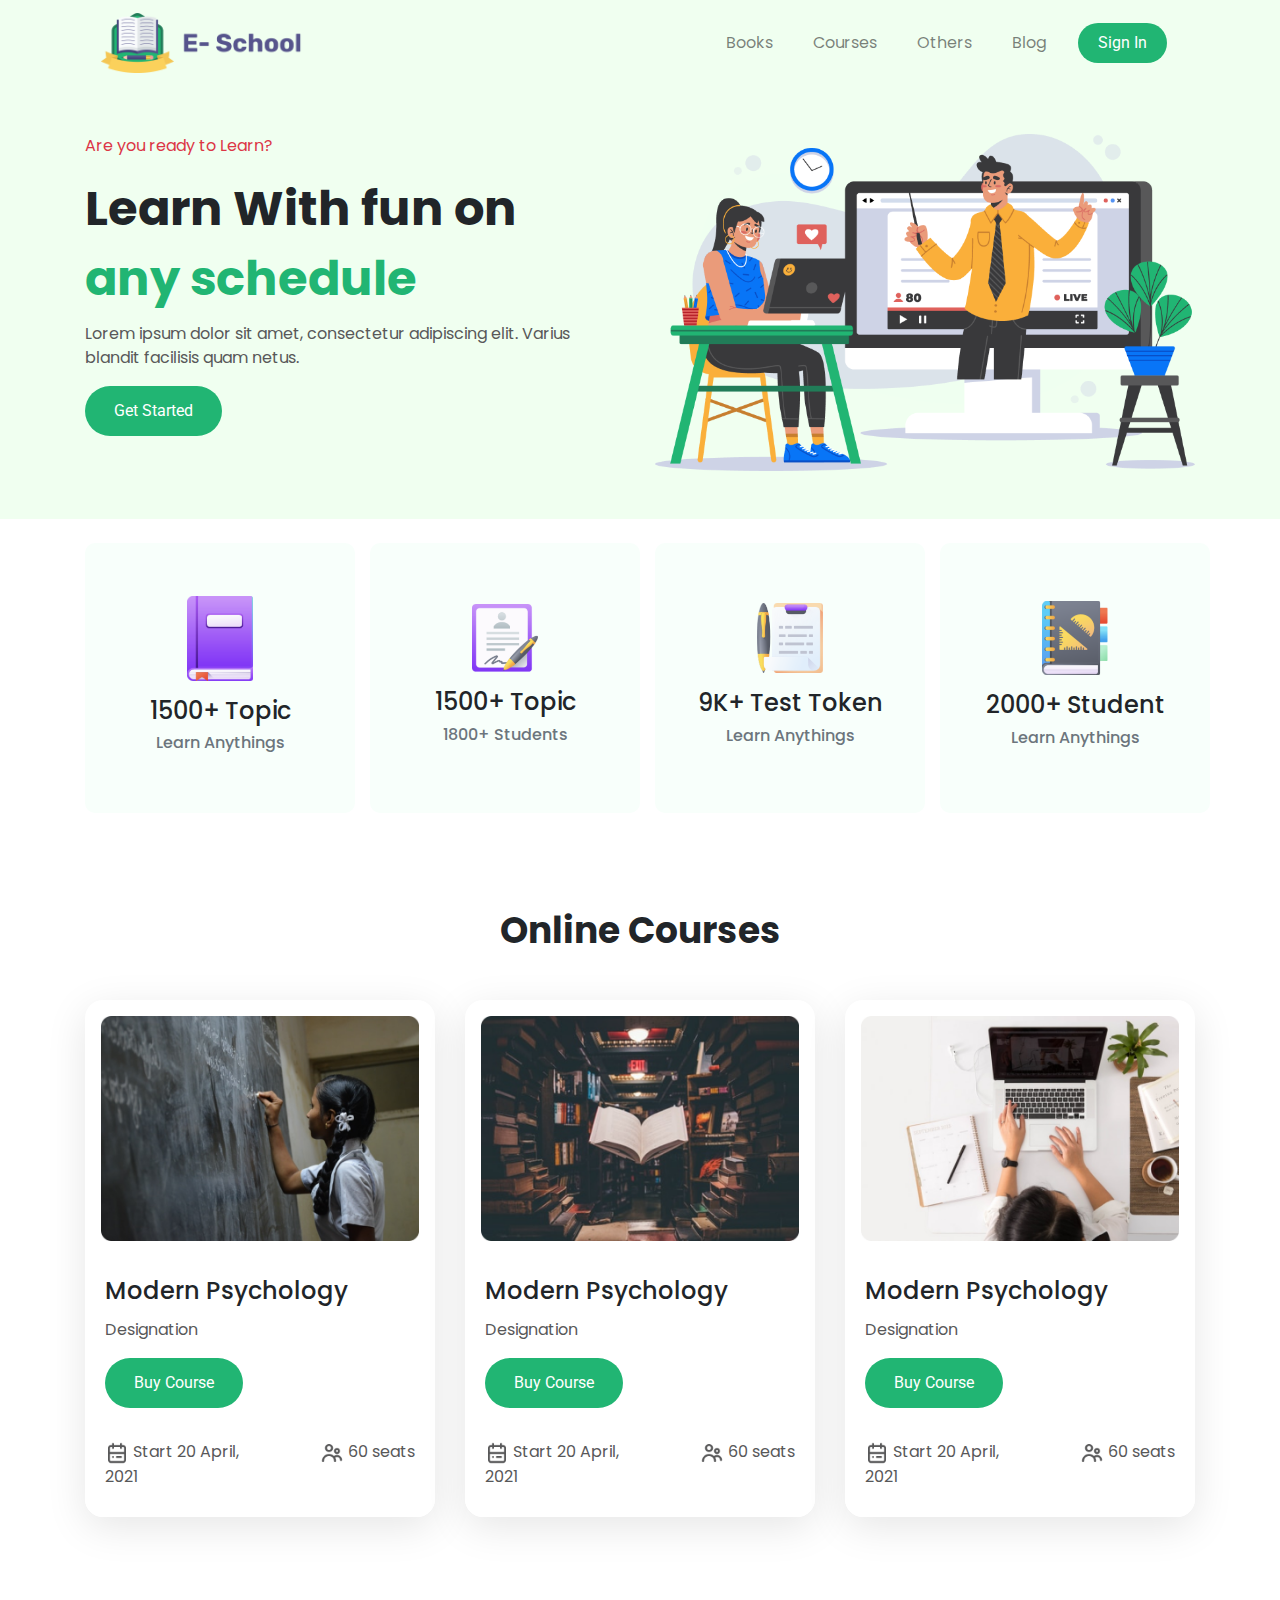
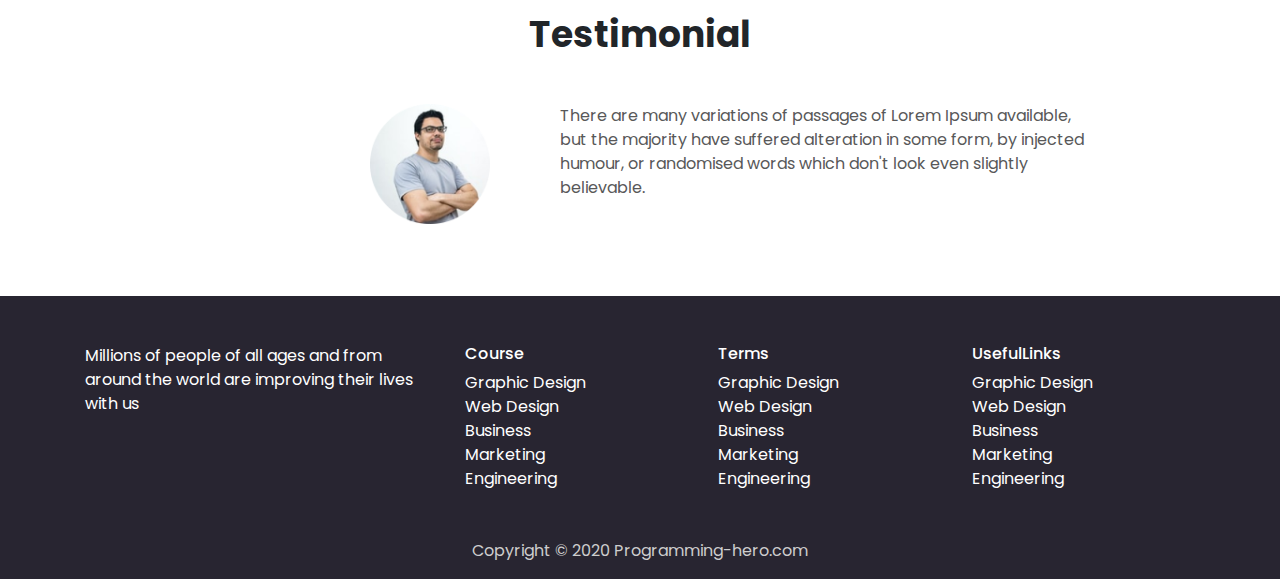
<file: index.html>
<!DOCTYPE html>
<html lang="en">
<head>
    <meta charset="UTF-8">
    <meta name="viewport" content="width=device-width, initial-scale=1.0">

    <title>E-School Resources | Assignment 2</title>
    <!-- Favicon -->
    <link rel="shortcut icon" href="images/icon/favicon.png" type="image/x-icon">
<!-- Bootstrap CDN -->
    <link rel="stylesheet" href="https://maxcdn.bootstrapcdn.com/bootstrap/4.0.0/css/bootstrap.min.css" integrity="sha384-Gn5384xqQ1aoWXA+058RXPxPg6fy4IWvTNh0E263XmFcJlSAwiGgFAW/dAiS6JXm" crossorigin="anonymous">
<!-- Google Fonts -->
    <link href="https://fonts.googleapis.com/css2?family=Poppins:wght@400;700&display=swap" rel="stylesheet">
    <link href="https://fonts.googleapis.com/css2?family=Poppins:wght@400;700&family=Roboto&display=swap" rel="stylesheet">
<!-- Custom CSS -->
    <link rel="stylesheet" href="style.css">
</head>

<body>
  <!-- header section start -->
    <header>
        <div class="container">
          <!-- navbar start -->
            <nav class="navbar navbar-expand-md navbar-light">
                <a class="navbar-brand" href="index.html"><img height="60" src="images/icon/Logo.png" alt=""></a>
                <button class="navbar-toggler " type="button" data-toggle="collapse" data-target="#navbarSupportedContent" aria-controls="navbarSupportedContent" aria-expanded="false" aria-label="Toggle navigation">
                  <span class="navbar-toggler-icon"></span>
                </button>
              
                <div class="collapse navbar-collapse" id="navbarSupportedContent">
                  <ul class="navbar-nav ml-auto">
                    <li class="nav-item">
                      <a class="nav-link" href="#books">Books</a>
                    </li>
                    <li class="nav-item">
                      <a class="nav-link" href="#courses">Courses</a>
                    </li>
                    <li class="nav-item">
                      <a class="nav-link" href="#others">Others</a>
                    </li>
                    <li class="nav-item">
                      <a class="nav-link" href="#">Blog</a>
                    </li>
                    <li class="nav-item sign-in">
                      <a class="nav-link text-white" href="sign-in.html">Sign In</a>
                    </li>
                  </ul>
                </div>
              </nav>  
            <!-- navbar end -->
            <!-- header content start -->
            <div class="row">
                <div class="col-lg-6 py-md-5">
                    <p class="text-danger">Are you ready to Learn?</p>
                    <h1>Learn With fun on <span class="text-highlight d-block">any schedule</span></h1>
                    <p>Lorem ipsum dolor sit amet, consectetur adipiscing elit. Varius blandit facilisis quam netus.</p>
                    <a href="#" class="btn button">Get Started</a>
                </div>
                <div class="col-lg-6 py-5">
                    <img class="img-fluid" src="images/Illustration.png" alt="image">
                </div>
            </div>
            <!-- header content end -->
        </div>
    </header>
    <!-- Header SECTION END -->

    <!-- Books SECTION START -->
    <section class="books my-4" id="books">
        <div class="container">
            <div class="row">
              <!-- book itme 1-->
                <div class="col-lg-3 col-sm-6 mb-2">                  
                    <div class="mx-auto card align-items-center justify-content-center book-item">
                        <img width="66" src="images/icon/book.png" alt="Book">
                        <h4 class="mt-3">1500+ Topic</h4>
                        <h6 class="text-muted">Learn Anythings</h6>
                    </div>                    
                </div>
                <!-- book itme 2-->
                <div class="col-lg-3 col-sm-6 mb-2">
                    <div class="mx-auto card align-items-center justify-content-center book-item">
                        <img width="66" src="images/icon/Student.png" alt="Book">
                        <h4 class="mt-3">1500+ Topic</h4>
                        <h6 class="text-muted">1800+ Students</h6>
                    </div>                    
                </div>
                <!-- book itme 3-->
                <div class="col-lg-3 col-sm-6 mb-2">
                    <div class="mx-auto card align-items-center justify-content-center book-item">
                        <img width="66" src="images/icon/Test.png" alt="Book">
                        <h4 class="mt-3">9K+ Test Token</h4>
                        <h6 class="text-muted">Learn Anythings</h6>
                    </div>                    
                </div>
                <!-- book itme 4-->
                <div class="col-lg-3 col-sm-6 mb-2">
                    <div class="mx-auto card align-items-center justify-content-center book-item">
                        <img width="66" src="images/icon/Students.png" alt="Book">
                        <h4 class="mt-3">2000+ Student</h4>
                        <h6 class="text-muted">Learn Anythings</h6>
                    </div>                    
                </div>
            </div>
        </div>
    </section>
    <!-- Books SECTION END -->

    <!-- Course SECTION START -->
    <section class="courses pt-3" id="courses">
      <div class="container">
        <h2 class="text-center my-5">Online Courses</h2>
        <div class="card-deck">
          <!-- Course item 1 -->
          <div class="card border-0">
            <img class="p-3 card-img-top" src="images/Morder pyschology.png" alt="Card image cap">
            <div class="card-body">
              <h5 class="card-title">Modern Psychology</h5>
              <p class="card-text">Designation</p>
              <a href="#" class="btn button"> Buy Course</a>
            </div>
            <div class="card-footer border-0 bg-white">
              <div class="row">
                <div class="col-7"><p><img width="24" src="images/icon/calendar.png" alt=""> Start 20  April, 2021</p></div>
                <div class="col-5 text-right"><p><img width="24" src="images/icon/people.png" alt=""> 60 seats</p></div>
              </div>              
            </div>
          </div>
          <!-- Course item 2 -->
          <div class="card border-0">
            <img class="p-3 card-img-top" src="images/Morder psyc.png" alt="Card image cap">
            <div class="card-body">
              <h5 class="card-title">Modern Psychology</h5>
              <p class="card-text">Designation</p>
              <a href="#" class="btn button"> Buy Course</a>
            </div>
            <div class="card-footer border-0 bg-white">
              <div class="row">
                <div class="col-7"><p><img width="24" src="images/icon/calendar.png" alt=""> Start 20  April, 2021</p></div>
                <div class="col-5 text-right"><p><img width="24" src="images/icon/people.png" alt=""> 60 seats</p></div>
              </div>              
            </div>
          </div>
          <!-- Course item 3 -->
          <div class="card border-0">
            <img class="p-3 card-img-top" src="images/Morder pychons.png" alt="Card image cap">
            <div class="card-body">
              <h5 class="card-title">Modern Psychology</h5>
              <p class="card-text">Designation</p>
              <a href="#" class="btn button"> Buy Course</a>
            </div>
            <div class="card-footer border-0">
              <div class="row">
                <div class="col-7"><p><img width="24" src="images/icon/calendar.png" alt=""> Start 20  April, 2021</p></div>
                <div class="col-5 text-right"><p><img width="24" src="images/icon/people.png" alt=""> 60 seats</p></div>
              </div>              
            </div>
          </div>
        </div>
        <!-- card deck end -->
      </div>
    </section>
    <!-- Course SECTION END -->

    <!-- Testimonial SECTION START -->
    <section class="testimonial py-5 mb-4" id="others">
      <div class="container">
        <h2 class="text-bold text-center my-5">Testimonial</h2>
        <div class="row">
          <div class="col-md-1 offset-md-3 text-center">
            <img width="120" src="images/Man.png" alt="Avatar">
          </div>
          <div class="col-md-6 offset-md-1">
            <p>There are many variations of passages of Lorem Ipsum available, but the
              majority have suffered alteration in some form, by injected humour, 
             or randomised words which don't look even slightly believable.</p>
          </div>
        </div>
      </div>
    </section>
    <!-- Testimonial SECTION END -->

    <!-- Footer SECTION START -->
    <footer class="pt-5">
      <div class="container">
        <div class="row">
          <div class="col-md-4">
            <p>Millions of people of all ages and from around
              the world are improving their lives with us</p>
          </div>
          <div class="col-md-8">
            <div class="row">
              <div class="col-4">
                <h6>Course</h6>
                <a href="#">Graphic Design</a>
                <a href="#">Web Design</a>
                <a href="#">Business</a>
                <a href="#">Marketing</a>
                <a href="#">Engineering</a>
              </div>
              <div class="col-4">
                <h6>Terms</h6>
                <a href="#">Graphic Design</a>
                <a href="#">Web Design</a>
                <a href="#">Business</a>
                <a href="#">Marketing</a>
                <a href="#">Engineering</a>
              </div>
              <div class="col-4">
                <h6>UsefulLinks</h6>
                <a href="#">Graphic Design</a>
                <a href="#">Web Design</a>
                <a href="#">Business</a>
                <a href="#">Marketing</a>
                <a href="#">Engineering</a>
              </div>
            </div>            
          </div>
        </div>        
      </div>
      <p class="text-center mt-5">Copyright © 2020 Programming-hero.com</p>
    </footer>
    <!-- Footer SECTION END -->

    <!-- Javascript files -->
    <script src="https://code.jquery.com/jquery-3.2.1.slim.min.js" integrity="sha384-KJ3o2DKtIkvYIK3UENzmM7KCkRr/rE9/Qpg6aAZGJwFDMVNA/GpGFF93hXpG5KkN" crossorigin="anonymous"></script>
    <script src="https://cdnjs.cloudflare.com/ajax/libs/popper.js/1.12.9/umd/popper.min.js" integrity="sha384-ApNbgh9B+Y1QKtv3Rn7W3mgPxhU9K/ScQsAP7hUibX39j7fakFPskvXusvfa0b4Q" crossorigin="anonymous"></script>
    <script src="https://maxcdn.bootstrapcdn.com/bootstrap/4.0.0/js/bootstrap.min.js" integrity="sha384-JZR6Spejh4U02d8jOt6vLEHfe/JQGiRRSQQxSfFWpi1MquVdAyjUar5+76PVCmYl" crossorigin="anonymous"></script>
</body>
</html>
</file>
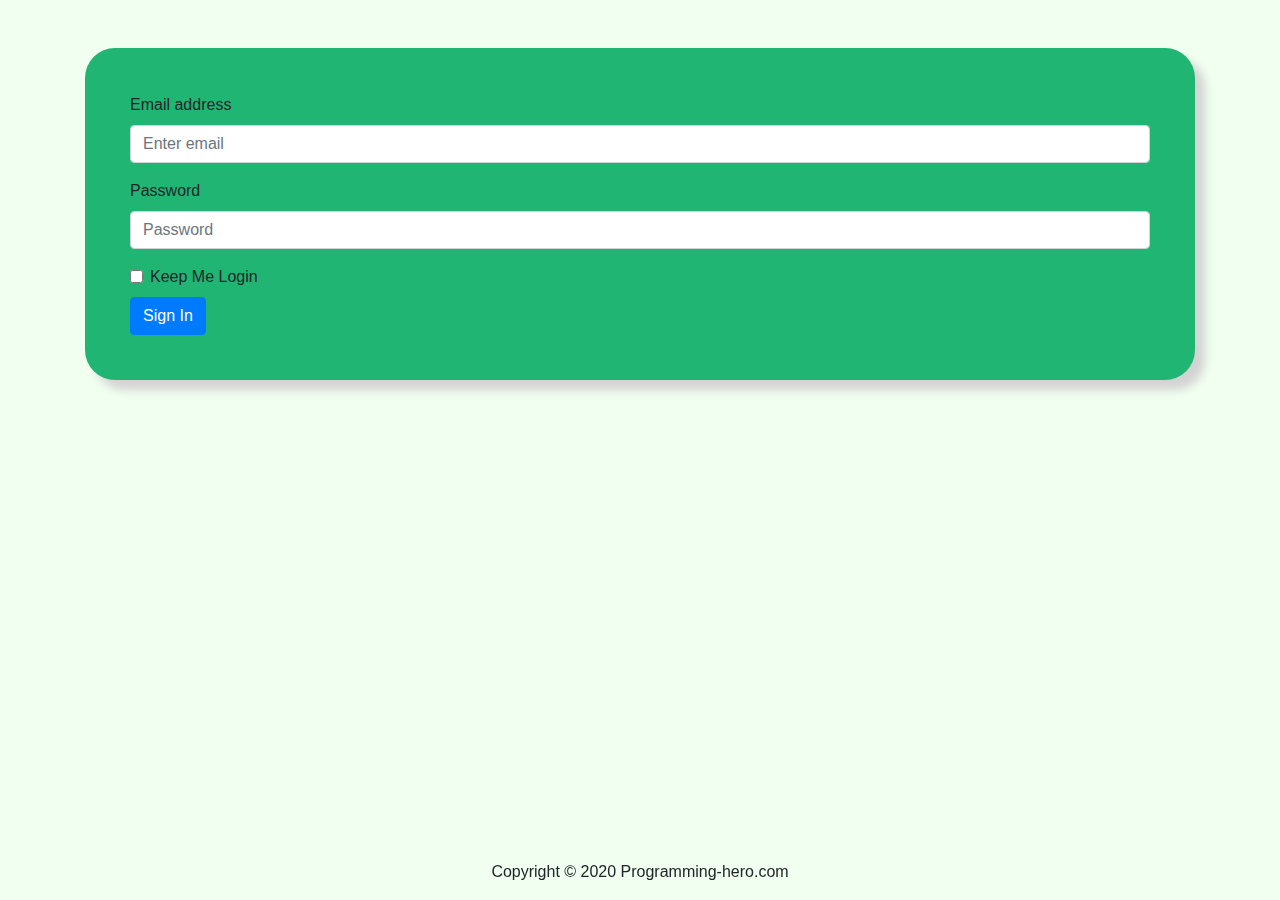
<file: sign-in.html>
<!DOCTYPE html>
<html lang="en">
<head>
    <meta charset="UTF-8">
    <meta name="viewport" content="width=device-width, initial-scale=1.0">
    <title>Sign In</title>
    <link rel="shortcut icon" href="images/icon/favicon.png" type="image/x-icon">
    <link rel="stylesheet" href="https://maxcdn.bootstrapcdn.com/bootstrap/4.0.0/css/bootstrap.min.css" integrity="sha384-Gn5384xqQ1aoWXA+058RXPxPg6fy4IWvTNh0E263XmFcJlSAwiGgFAW/dAiS6JXm" crossorigin="anonymous">
    <style>
        body{
            background-color: #F0FFF0;
        }
        form{
            background-color: #21B573;
            padding: 45px;
            border-radius: 30px;
            transition: .3s;
            box-shadow: 10px 10px 10px lightgray;
        }
        form:focus-within{
            box-shadow: 10px 10px 10px gray;
        }
    </style>
</head>
<body>
    <div class="container pt-5">
        <form action="index.html">
            <div class="form-group">
              <label for="exampleInputEmail1">Email address</label>
              <input type="email" class="form-control" id="exampleInputEmail1" aria-describedby="emailHelp" placeholder="Enter email">
            </div>
            <div class="form-group">
              <label for="exampleInputPassword1">Password</label>
              <input type="password" class="form-control" id="exampleInputPassword1" placeholder="Password">
            </div>
            <div class="form-check">
              <input type="checkbox" class="form-check-input" id="exampleCheck1">
              <label class="form-check-label" for="exampleCheck1">Keep Me Login</label>
            </div>
            <button type="submit" class="btn btn-primary mt-2">Sign In</button>
          </form>
    </div>

    <footer class="fixed-bottom">
        <p class="text-center mt-5">Copyright © 2020 Programming-hero.com</p>
    </footer>
</body>
</html>
</file>
<file: style.css>
/*************** 
Author: Md. Ashikur Rahman Arzu
Email: arzu2050@gmail.com

Project: E-School
Version: 1.0
Date: 08-Jul-2020

        Index
    0. Typography
    1. Header Section
    2. Books Section
    3. Courses Section
    4. Footer Section
***************/
html,
body{
    scroll-behavior: smooth;
}
body{
    font-family: 'Poppins', sans-serif;    
}

/* ==========================================================================
   1. Header Section
========================================================================== */
h1{
    font-size: 48px;
    font-weight: 700;
    line-height: 70px;
}

h2{
    font-weight: 700;
    font-size: 36px;
}

h5{
    font-size: 24px;
}

p{
    font-size: 16px;
    color: #585859;
}


/* ==========================================================================
   1. Header Section
========================================================================== */
header{
    background-color: #F0FFF0;
}

nav ul li{
    margin: 0 12px;
}

.sign-in{
    font-family: 'Roboto', sans-serif;
    background-color: #21B573;
    border-radius: 33px;
    color: #FFFFFF !important;
    padding: 0 12px;
}

.button{
    font-family: 'Roboto', sans-serif;
    background-color: #21B573;
    border-radius: 33px;
    color: #FFFFFF !important;
    padding: 12px 28px;
}


/* ==========================================================================
   2. Books Section
========================================================================== */
.book-item{
    height: 270px;
    width: 270px;
    border: 0;
    background: #F8FFFB;
    border-radius: 10px; 
    transition: .2s;   
}
.book-item:hover{
    background: #fff;
    box-shadow: 0px 20px 40px rgba(0, 0, 0, 0.1);
}


/* ==========================================================================
   3. Courses Section
========================================================================== */
.courses .card{
    box-shadow: 0px 10px 40px rgba(0, 0, 0, 0.1);
    border-radius: 18px !important;
    background-color: #fff;
}
.courses .card:hover{
    background-color: #F8FFFB;
}
.card-footer{
    border-radius: 18px !important;
    background-color: #fff;
}


/* ==========================================================================
   4. Footer Section
========================================================================== */
footer,
footer p,
footer a {
    color: #fff;
}

footer > p{
    color: #CDCDCD;
}

footer a{
    display: block;
}

.text-highlight{
    color: #21B573;
}

footer{
    background-color: #282531;
    overflow: hidden;
}
</file>
